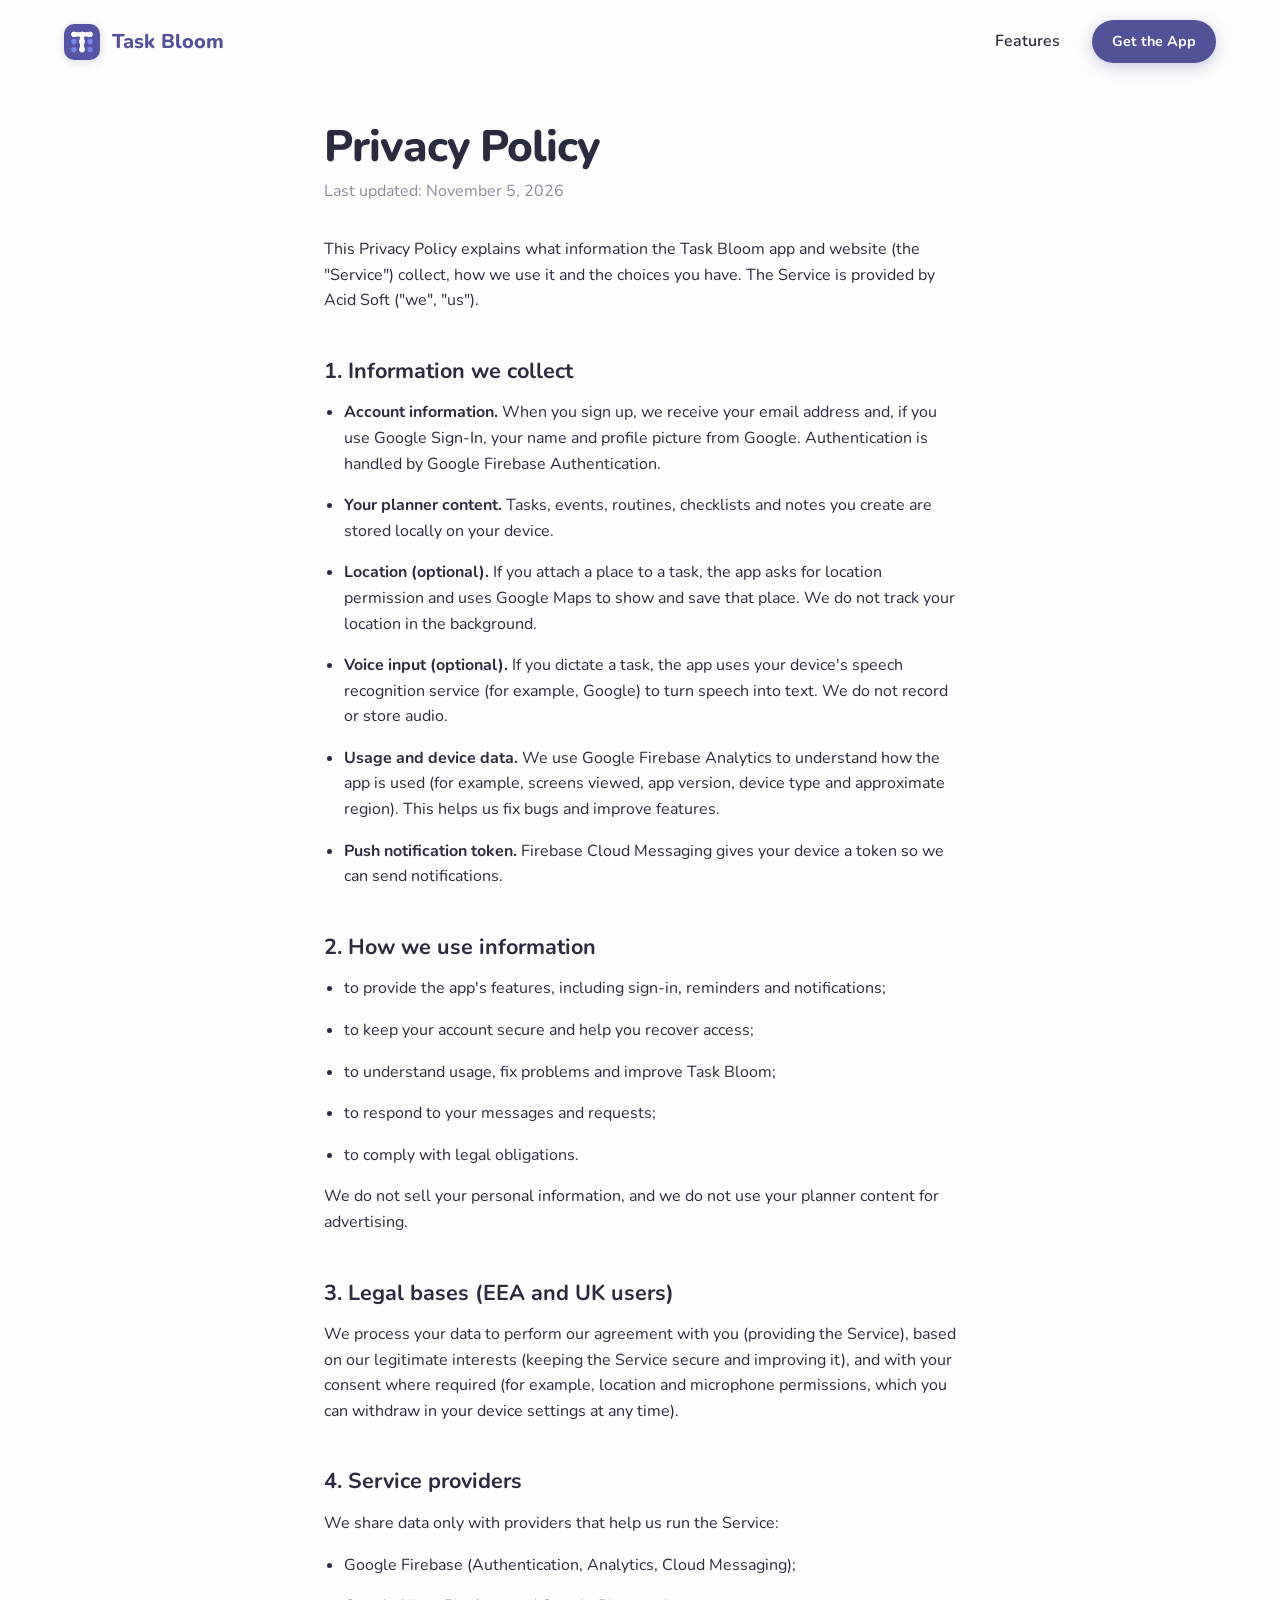
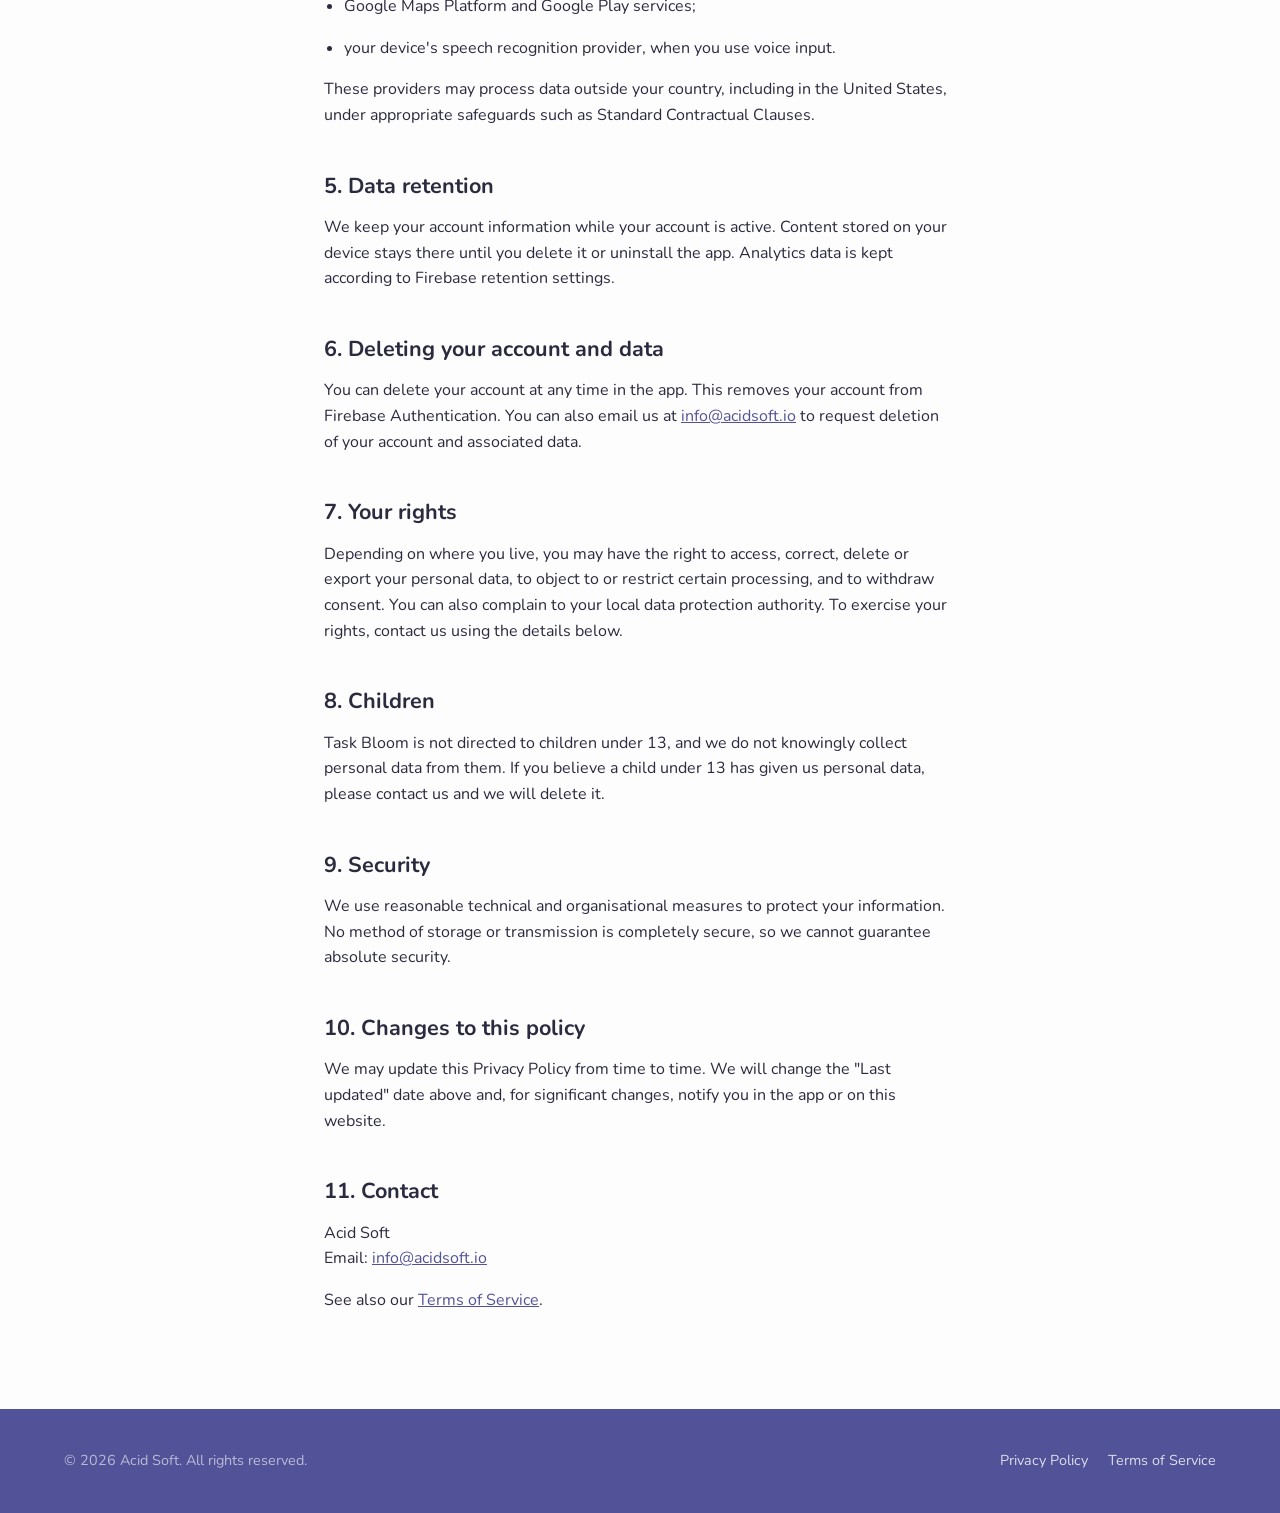
<file: privacy.html>
<!DOCTYPE html>
<html lang="en">
<head>
    <meta charset="UTF-8">
    <meta name="viewport" content="width=device-width, initial-scale=1.0">
    <title>Privacy Policy | Task Bloom</title>
    <meta name="description" content="Privacy Policy for the Task Bloom student planner app.">
    <link rel="icon" type="image/svg+xml" href="logo.svg">
    <link rel="preconnect" href="https://fonts.googleapis.com">
    <link rel="preconnect" href="https://fonts.gstatic.com" crossorigin>
    <link href="https://fonts.googleapis.com/css2?family=Nunito:wght@400;600;700;800&display=swap" rel="stylesheet">
    <link rel="stylesheet" href="style.css?v=3">
</head>
<body>

    <nav class="navbar">
        <a href="index.html" class="logo">
            <img src="logo.svg" alt="Task Bloom" class="app-icon-small-img">
            <span>Task Bloom</span>
        </a>
        <div class="nav-links">
            <a href="index.html#features">Features</a>
            <a href="https://play.google.com/store/apps/details?id=com.smartfamily.studentplanner" target="_blank" rel="noopener" class="btn btn-primary btn-small">Get the App</a>
        </div>
    </nav>

    <main class="legal">
        <h1>Privacy Policy</h1>
        <p class="legal-updated">Last updated: November 5, 2026</p>

        <p>This Privacy Policy explains what information the Task Bloom app and website (the "Service") collect, how we use it and the choices you have. The Service is provided by Acid Soft ("we", "us").</p>

        <h2>1. Information we collect</h2>
        <ul>
            <li><strong>Account information.</strong> When you sign up, we receive your email address and, if you use Google Sign-In, your name and profile picture from Google. Authentication is handled by Google Firebase Authentication.</li>
            <li><strong>Your planner content.</strong> Tasks, events, routines, checklists and notes you create are stored locally on your device.</li>
            <li><strong>Location (optional).</strong> If you attach a place to a task, the app asks for location permission and uses Google Maps to show and save that place. We do not track your location in the background.</li>
            <li><strong>Voice input (optional).</strong> If you dictate a task, the app uses your device's speech recognition service (for example, Google) to turn speech into text. We do not record or store audio.</li>
            <li><strong>Usage and device data.</strong> We use Google Firebase Analytics to understand how the app is used (for example, screens viewed, app version, device type and approximate region). This helps us fix bugs and improve features.</li>
            <li><strong>Push notification token.</strong> Firebase Cloud Messaging gives your device a token so we can send notifications.</li>
        </ul>

        <h2>2. How we use information</h2>
        <ul>
            <li>to provide the app's features, including sign-in, reminders and notifications;</li>
            <li>to keep your account secure and help you recover access;</li>
            <li>to understand usage, fix problems and improve Task Bloom;</li>
            <li>to respond to your messages and requests;</li>
            <li>to comply with legal obligations.</li>
        </ul>
        <p>We do not sell your personal information, and we do not use your planner content for advertising.</p>

        <h2>3. Legal bases (EEA and UK users)</h2>
        <p>We process your data to perform our agreement with you (providing the Service), based on our legitimate interests (keeping the Service secure and improving it), and with your consent where required (for example, location and microphone permissions, which you can withdraw in your device settings at any time).</p>

        <h2>4. Service providers</h2>
        <p>We share data only with providers that help us run the Service:</p>
        <ul>
            <li>Google Firebase (Authentication, Analytics, Cloud Messaging);</li>
            <li>Google Maps Platform and Google Play services;</li>
            <li>your device's speech recognition provider, when you use voice input.</li>
        </ul>
        <p>These providers may process data outside your country, including in the United States, under appropriate safeguards such as Standard Contractual Clauses.</p>

        <h2>5. Data retention</h2>
        <p>We keep your account information while your account is active. Content stored on your device stays there until you delete it or uninstall the app. Analytics data is kept according to Firebase retention settings.</p>

        <h2>6. Deleting your account and data</h2>
        <p>You can delete your account at any time in the app. This removes your account from Firebase Authentication. You can also email us at <a href="mailto:info@acidsoft.io">info@acidsoft.io</a> to request deletion of your account and associated data.</p>

        <h2>7. Your rights</h2>
        <p>Depending on where you live, you may have the right to access, correct, delete or export your personal data, to object to or restrict certain processing, and to withdraw consent. You can also complain to your local data protection authority. To exercise your rights, contact us using the details below.</p>

        <h2>8. Children</h2>
        <p>Task Bloom is not directed to children under 13, and we do not knowingly collect personal data from them. If you believe a child under 13 has given us personal data, please contact us and we will delete it.</p>

        <h2>9. Security</h2>
        <p>We use reasonable technical and organisational measures to protect your information. No method of storage or transmission is completely secure, so we cannot guarantee absolute security.</p>

        <h2>10. Changes to this policy</h2>
        <p>We may update this Privacy Policy from time to time. We will change the "Last updated" date above and, for significant changes, notify you in the app or on this website.</p>

        <h2>11. Contact</h2>
        <p>Acid Soft<br>Email: <a href="mailto:info@acidsoft.io">info@acidsoft.io</a></p>

        <p>See also our <a href="terms.html">Terms of Service</a>.</p>
    </main>

    <footer class="legal-footer">
        <div class="footer-bottom">
            <p>&copy; 2026 Acid Soft. All rights reserved.</p>
            <div class="footer-links">
                <a href="privacy.html">Privacy Policy</a>
                <a href="terms.html">Terms of Service</a>
            </div>
        </div>
    </footer>

</body>
</html>
</file>
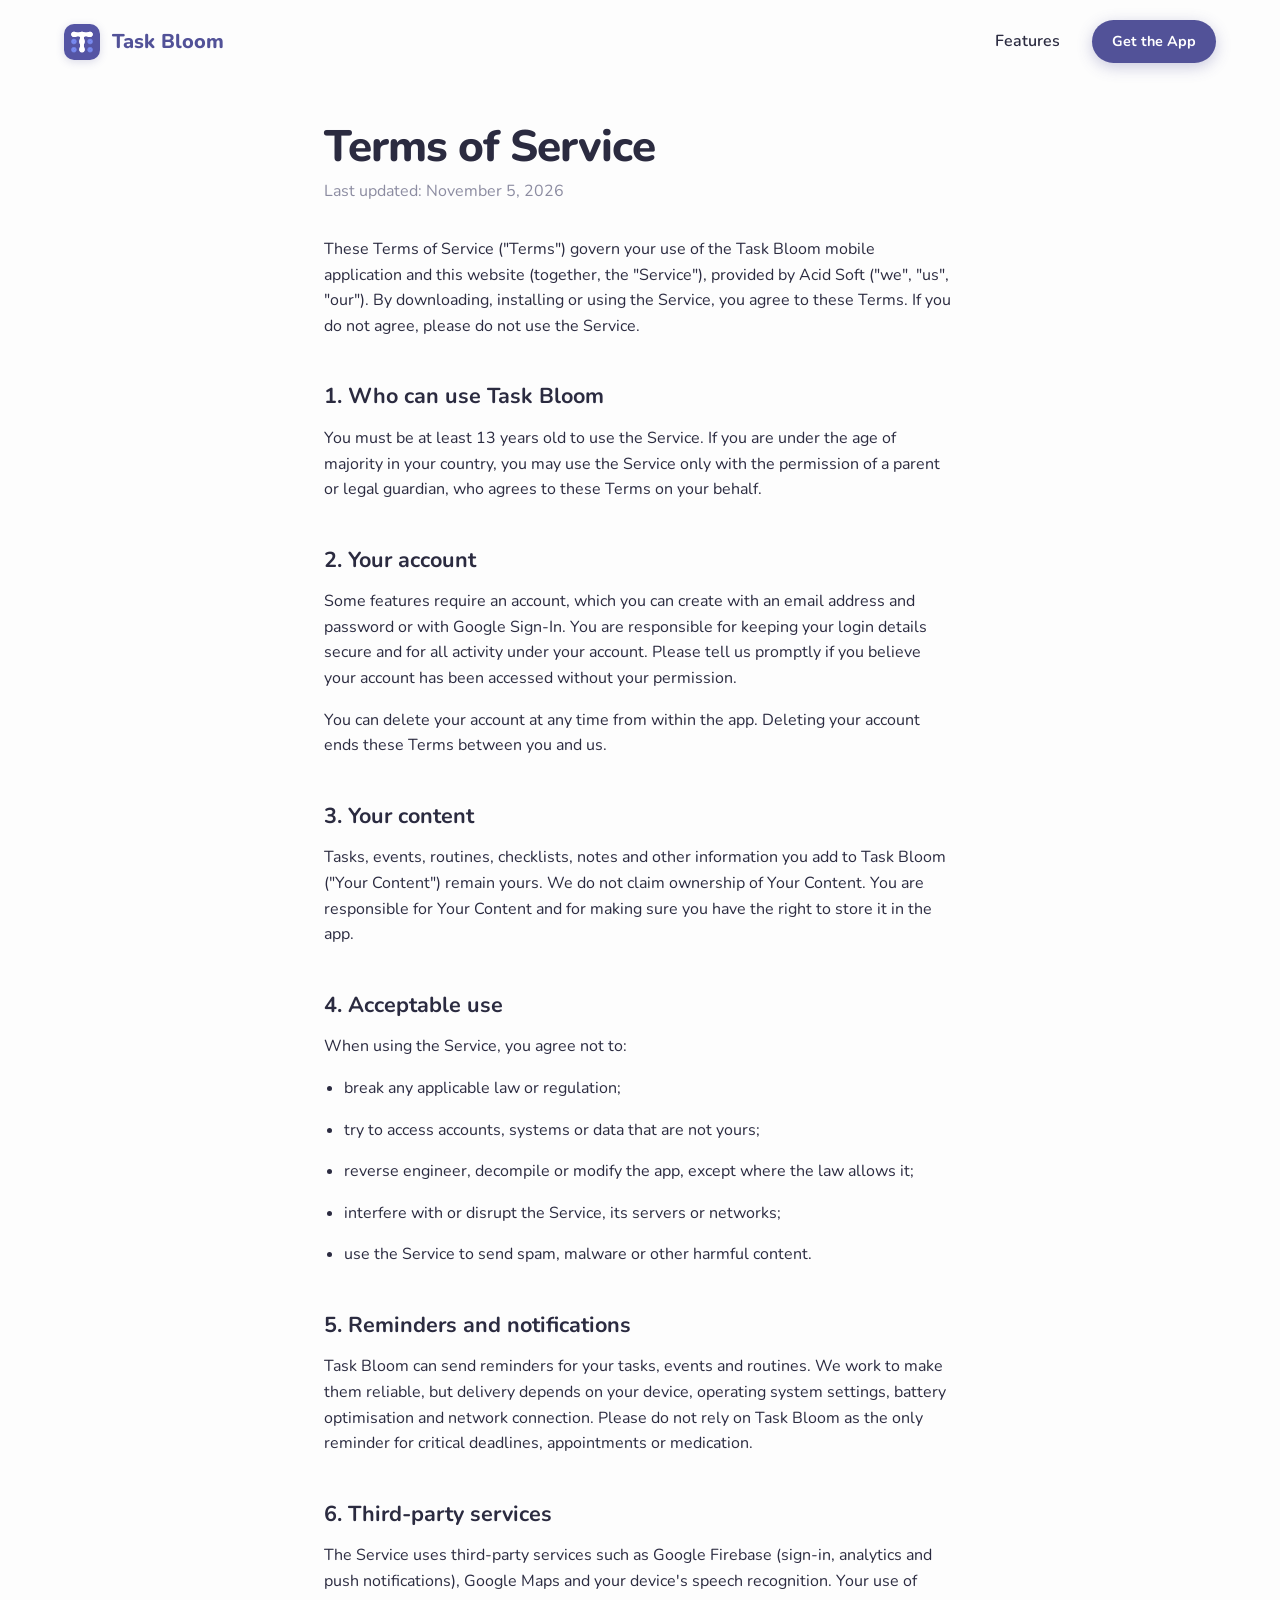
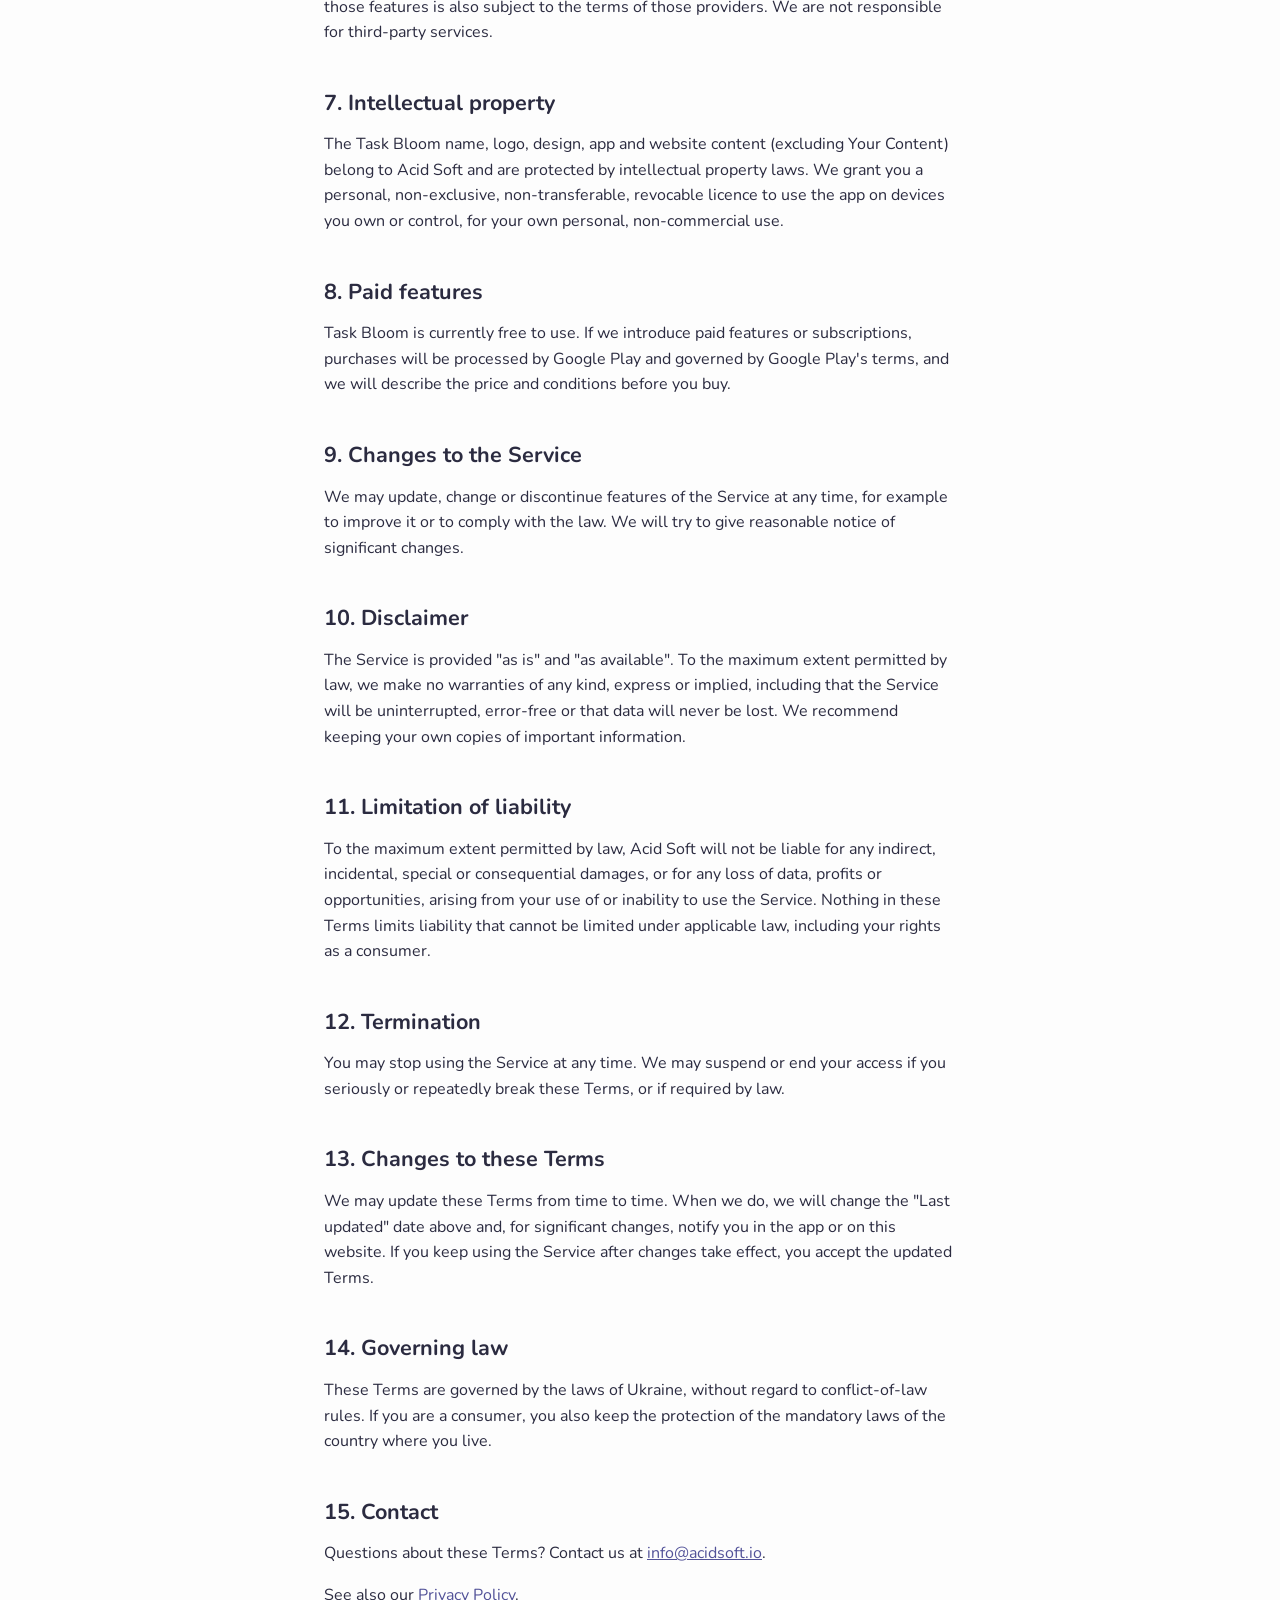
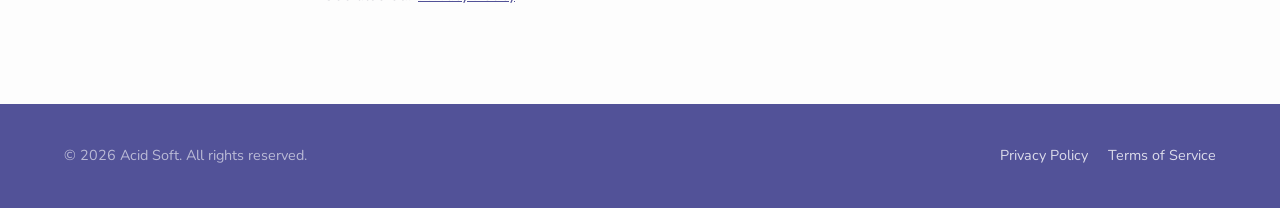
<file: terms.html>
<!DOCTYPE html>
<html lang="en">
<head>
    <meta charset="UTF-8">
    <meta name="viewport" content="width=device-width, initial-scale=1.0">
    <title>Terms of Service | Task Bloom</title>
    <meta name="description" content="Terms of Service for the Task Bloom student planner app.">
    <link rel="icon" type="image/svg+xml" href="logo.svg">
    <link rel="preconnect" href="https://fonts.googleapis.com">
    <link rel="preconnect" href="https://fonts.gstatic.com" crossorigin>
    <link href="https://fonts.googleapis.com/css2?family=Nunito:wght@400;600;700;800&display=swap" rel="stylesheet">
    <link rel="stylesheet" href="style.css?v=3">
</head>
<body>

    <nav class="navbar">
        <a href="index.html" class="logo">
            <img src="logo.svg" alt="Task Bloom" class="app-icon-small-img">
            <span>Task Bloom</span>
        </a>
        <div class="nav-links">
            <a href="index.html#features">Features</a>
            <a href="https://play.google.com/store/apps/details?id=com.smartfamily.studentplanner" target="_blank" rel="noopener" class="btn btn-primary btn-small">Get the App</a>
        </div>
    </nav>

    <main class="legal">
        <h1>Terms of Service</h1>
        <p class="legal-updated">Last updated: November 5, 2026</p>

        <p>These Terms of Service ("Terms") govern your use of the Task Bloom mobile application and this website (together, the "Service"), provided by Acid Soft ("we", "us", "our"). By downloading, installing or using the Service, you agree to these Terms. If you do not agree, please do not use the Service.</p>

        <h2>1. Who can use Task Bloom</h2>
        <p>You must be at least 13 years old to use the Service. If you are under the age of majority in your country, you may use the Service only with the permission of a parent or legal guardian, who agrees to these Terms on your behalf.</p>

        <h2>2. Your account</h2>
        <p>Some features require an account, which you can create with an email address and password or with Google Sign-In. You are responsible for keeping your login details secure and for all activity under your account. Please tell us promptly if you believe your account has been accessed without your permission.</p>
        <p>You can delete your account at any time from within the app. Deleting your account ends these Terms between you and us.</p>

        <h2>3. Your content</h2>
        <p>Tasks, events, routines, checklists, notes and other information you add to Task Bloom ("Your Content") remain yours. We do not claim ownership of Your Content. You are responsible for Your Content and for making sure you have the right to store it in the app.</p>

        <h2>4. Acceptable use</h2>
        <p>When using the Service, you agree not to:</p>
        <ul>
            <li>break any applicable law or regulation;</li>
            <li>try to access accounts, systems or data that are not yours;</li>
            <li>reverse engineer, decompile or modify the app, except where the law allows it;</li>
            <li>interfere with or disrupt the Service, its servers or networks;</li>
            <li>use the Service to send spam, malware or other harmful content.</li>
        </ul>

        <h2>5. Reminders and notifications</h2>
        <p>Task Bloom can send reminders for your tasks, events and routines. We work to make them reliable, but delivery depends on your device, operating system settings, battery optimisation and network connection. Please do not rely on Task Bloom as the only reminder for critical deadlines, appointments or medication.</p>

        <h2>6. Third-party services</h2>
        <p>The Service uses third-party services such as Google Firebase (sign-in, analytics and push notifications), Google Maps and your device's speech recognition. Your use of those features is also subject to the terms of those providers. We are not responsible for third-party services.</p>

        <h2>7. Intellectual property</h2>
        <p>The Task Bloom name, logo, design, app and website content (excluding Your Content) belong to Acid Soft and are protected by intellectual property laws. We grant you a personal, non-exclusive, non-transferable, revocable licence to use the app on devices you own or control, for your own personal, non-commercial use.</p>

        <h2>8. Paid features</h2>
        <p>Task Bloom is currently free to use. If we introduce paid features or subscriptions, purchases will be processed by Google Play and governed by Google Play's terms, and we will describe the price and conditions before you buy.</p>

        <h2>9. Changes to the Service</h2>
        <p>We may update, change or discontinue features of the Service at any time, for example to improve it or to comply with the law. We will try to give reasonable notice of significant changes.</p>

        <h2>10. Disclaimer</h2>
        <p>The Service is provided "as is" and "as available". To the maximum extent permitted by law, we make no warranties of any kind, express or implied, including that the Service will be uninterrupted, error-free or that data will never be lost. We recommend keeping your own copies of important information.</p>

        <h2>11. Limitation of liability</h2>
        <p>To the maximum extent permitted by law, Acid Soft will not be liable for any indirect, incidental, special or consequential damages, or for any loss of data, profits or opportunities, arising from your use of or inability to use the Service. Nothing in these Terms limits liability that cannot be limited under applicable law, including your rights as a consumer.</p>

        <h2>12. Termination</h2>
        <p>You may stop using the Service at any time. We may suspend or end your access if you seriously or repeatedly break these Terms, or if required by law.</p>

        <h2>13. Changes to these Terms</h2>
        <p>We may update these Terms from time to time. When we do, we will change the "Last updated" date above and, for significant changes, notify you in the app or on this website. If you keep using the Service after changes take effect, you accept the updated Terms.</p>

        <h2>14. Governing law</h2>
        <p>These Terms are governed by the laws of Ukraine, without regard to conflict-of-law rules. If you are a consumer, you also keep the protection of the mandatory laws of the country where you live.</p>

        <h2>15. Contact</h2>
        <p>Questions about these Terms? Contact us at <a href="mailto:info@acidsoft.io">info@acidsoft.io</a>.</p>

        <p>See also our <a href="privacy.html">Privacy Policy</a>.</p>
    </main>

    <footer class="legal-footer">
        <div class="footer-bottom">
            <p>&copy; 2026 Acid Soft. All rights reserved.</p>
            <div class="footer-links">
                <a href="privacy.html">Privacy Policy</a>
                <a href="terms.html">Terms of Service</a>
            </div>
        </div>
    </footer>

</body>
</html>
</file>
<file: style.css>
/* CSS Variables & Global Settings */
:root {
    --primary: #525298;
    --primary-light: #6a6ab5;
    --primary-dark: #3a3a70;
    --bg-light: #fdfdfd;
    --bg-alt: #f4f5f8;
    --text-main: #2b2b40;
    --text-muted: #8c8ca1;
    
    --pink: #ffb8d0;
    --blue: #a3c4f3;
    --yellow: #fde293;
    
    --priority-h: #e53935;
    --priority-m: #f6a11e;
    --priority-l: #4caf50;
    
    --radius-sm: 8px;
    --radius-md: 16px;
    --radius-lg: 24px;
    --radius-pill: 50px;
    
    --shadow-soft: 0 10px 30px rgba(82, 82, 152, 0.08);
    --shadow-float: 0 20px 40px rgba(82, 82, 152, 0.15);
    
    --transition: all 0.3s cubic-bezier(0.25, 0.8, 0.25, 1);
}

* {
    margin: 0;
    padding: 0;
    box-sizing: border-box;
}

html {
    scroll-behavior: smooth;
}

body {
    font-family: 'Nunito', sans-serif;
    color: var(--text-main);
    background-color: var(--bg-light);
    line-height: 1.6;
    overflow-x: hidden;
}

/* Typography */
h1 {
    font-size: clamp(2.5rem, 5vw, 4rem);
    font-weight: 800;
    line-height: 1.1;
    margin-bottom: 1.5rem;
    color: var(--text-main);
    letter-spacing: -1px;
}

h2 {
    font-size: clamp(2rem, 4vw, 3rem);
    font-weight: 700;
    margin-bottom: 1rem;
    color: var(--text-main);
}

h3 {
    font-size: 1.5rem;
    font-weight: 700;
    margin-bottom: 0.5rem;
}

p {
    font-size: 1.125rem;
    color: var(--text-muted);
    margin-bottom: 2rem;
}

.highlight {
    color: var(--primary);
    position: relative;
    display: inline-block;
}
.highlight::after {
    content: '';
    position: absolute;
    bottom: 5px;
    left: 0;
    width: 100%;
    height: 10px;
    background-color: var(--pink);
    opacity: 0.4;
    z-index: -1;
    border-radius: 10px;
}

/* Buttons */
.btn {
    display: inline-flex;
    align-items: center;
    justify-content: center;
    gap: 8px;
    padding: 14px 28px;
    border-radius: var(--radius-pill);
    font-weight: 700;
    font-size: 1rem;
    text-decoration: none;
    transition: var(--transition);
    cursor: pointer;
    border: none;
}

.btn-small {
    padding: 10px 20px;
    font-size: 0.9rem;
}

.btn-large {
    padding: 18px 36px;
    font-size: 1.125rem;
}

.btn-primary {
    background-color: var(--primary);
    color: white;
    box-shadow: 0 4px 15px rgba(82, 82, 152, 0.3);
}

.btn-primary:hover {
    background-color: var(--primary-dark);
    transform: translateY(-2px);
    box-shadow: 0 8px 25px rgba(82, 82, 152, 0.4);
}

.btn-secondary {
    background-color: white;
    color: var(--text-main);
    border: 1px solid #eaeaea;
    box-shadow: var(--shadow-soft);
}

.btn-secondary:hover {
    border-color: var(--primary-light);
    color: var(--primary);
    transform: translateY(-2px);
}

.cta-buttons {
    display: flex;
    gap: 16px;
    flex-wrap: wrap;
}
.cta-buttons.center {
    justify-content: center;
}

/* Navigation */
.navbar {
    display: flex;
    justify-content: space-between;
    align-items: center;
    padding: 20px 5%;
    max-width: 1400px;
    margin: 0 auto;
    position: relative;
    z-index: 100;
}

.logo {
    display: flex;
    align-items: center;
    gap: 12px;
    font-weight: 800;
    font-size: 1.25rem;
    color: var(--primary);
}

.app-icon-small {
    width: 36px;
    height: 36px;
    background-color: var(--primary);
    color: white;
    border-radius: 10px;
    display: flex;
    align-items: center;
    justify-content: center;
    font-size: 1.2rem;
    font-weight: 800;
}

.nav-links {
    display: flex;
    align-items: center;
    gap: 32px;
}

.nav-links a:not(.btn) {
    color: var(--text-main);
    text-decoration: none;
    font-weight: 600;
    transition: var(--transition);
}

.nav-links a:not(.btn):hover {
    color: var(--primary);
}

/* Hero Section */
.hero {
    display: grid;
    grid-template-columns: 1fr 1fr;
    gap: 40px;
    padding: 60px 5% 100px;
    max-width: 1400px;
    margin: 0 auto;
    align-items: center;
}

.hero-content {
    max-width: 600px;
}

.pill {
    display: inline-block;
    padding: 6px 16px;
    background-color: rgba(82, 82, 152, 0.1);
    color: var(--primary);
    border-radius: var(--radius-pill);
    font-size: 0.875rem;
    font-weight: 700;
    margin-bottom: 24px;
}

.social-proof {
    display: flex;
    align-items: center;
    gap: 16px;
    margin-top: 40px;
}

.avatars {
    display: flex;
}

.avatar {
    width: 40px;
    height: 40px;
    border-radius: 50%;
    border: 3px solid white;
    display: flex;
    align-items: center;
    justify-content: center;
    font-weight: 700;
    color: white;
    margin-left: -12px;
}
.avatar:first-child { margin-left: 0; background: var(--pink); }
.avatar:nth-child(2) { background: var(--blue); }
.avatar:nth-child(3) { background: var(--primary-light); }

.social-proof span {
    font-size: 0.9rem;
    font-weight: 600;
    color: var(--text-muted);
}

/* Hero Visual & Phone Mockup */
.hero-visual {
    position: relative;
    display: flex;
    justify-content: center;
    align-items: center;
}

.phone-mockup {
    width: 320px;
    height: 650px;
    background-color: #fff;
    border-radius: 40px;
    box-shadow: var(--shadow-float);
    border: 8px solid #f0f0f0;
    position: relative;
    overflow: hidden;
    animation: float 6s ease-in-out infinite;
}

@keyframes float {
    0% { transform: translateY(0); }
    50% { transform: translateY(-15px); }
    100% { transform: translateY(0); }
}

.phone-screen {
    width: 100%;
    height: 100%;
    background-color: #fbfbfd;
    position: relative;
    display: flex;
    flex-direction: column;
}

/* Mockup UI Elements */
.app-header {
    display: flex;
    justify-content: space-between;
    align-items: center;
    padding: 24px 20px 10px;
}

.user-avatar, .settings-btn {
    width: 40px;
    height: 40px;
    border-radius: 50%;
    border: 1px solid #eaeaea;
    display: flex;
    align-items: center;
    justify-content: center;
    color: var(--text-main);
}

.date-selector {
    display: flex;
    align-items: center;
    gap: 12px;
}
.current-date {
    display: flex;
    flex-direction: column;
    align-items: center;
    line-height: 1.2;
}
.current-date .day {
    font-size: 0.7rem;
    color: var(--text-muted);
}
.current-date strong {
    font-size: 0.9rem;
}

.greeting-section {
    padding: 10px 20px 20px;
    position: relative;
}
.greeting-section h2 {
    font-size: 1.8rem;
    color: var(--primary);
    margin: 0;
    letter-spacing: -0.5px;
}
.greeting-section p {
    font-size: 0.9rem;
    margin: 0;
}
.dot { position: absolute; border-radius: 50%; }
.dot-yellow { width: 8px; height: 8px; background: var(--yellow); top: 10px; right: 80px; }
.dot-blue { width: 12px; height: 12px; background: var(--blue); top: 30px; right: 40px; }
.dot-pink { width: 6px; height: 6px; background: var(--pink); bottom: 10px; right: 50px; }
.dot-pink-small { width: 4px; height: 4px; background: var(--pink); top: 40px; left: 10px; }

.tabs {
    display: flex;
    gap: 12px;
    padding: 0 20px;
    margin-bottom: 20px;
    overflow-x: hidden;
    align-items: center;
}
.tab {
    padding: 8px 16px;
    border-radius: var(--radius-pill);
    font-size: 0.8rem;
    font-weight: 600;
    color: var(--text-muted);
    white-space: nowrap;
}
.tab.active {
    background-color: var(--primary);
    color: white;
}
.trash-btn {
    margin-left: auto;
    width: 32px;
    height: 32px;
    border-radius: 50%;
    border: 1px solid #eaeaea;
    display: flex;
    align-items: center;
    justify-content: center;
}

.task-list {
    flex: 1;
    padding: 0 20px;
    display: flex;
    flex-direction: column;
    gap: 12px;
}
.task-card {
    background: white;
    border-radius: var(--radius-md);
    padding: 16px;
    display: flex;
    align-items: center;
    gap: 12px;
    border: 1px solid rgba(82, 82, 152, 0.05);
    box-shadow: 0 4px 10px rgba(0,0,0,0.02);
}
.checkbox {
    width: 20px;
    height: 20px;
    border-radius: 6px;
    border: 2px solid #ddd;
    display: flex;
    align-items: center;
    justify-content: center;
    color: white;
    font-size: 12px;
}
.checkbox.checked {
    background-color: var(--primary-light);
    border-color: var(--primary-light);
}
.task-info {
    flex: 1;
}
.task-info .category {
    font-size: 0.65rem;
    color: var(--text-muted);
    display: block;
    margin-bottom: 2px;
}
.task-info h4 {
    font-size: 0.9rem;
    font-weight: 700;
    color: var(--primary-dark);
    margin-bottom: 2px;
}
.task-info .date {
    font-size: 0.7rem;
    color: #aaa;
}
.task-meta {
    display: flex;
    flex-direction: column;
    align-items: flex-end;
    gap: 8px;
    color: var(--text-muted);
}
.priority {
    width: 20px;
    height: 20px;
    border-radius: 4px;
    display: flex;
    align-items: center;
    justify-content: center;
    font-size: 0.6rem;
    font-weight: 800;
    color: white;
}
.priority-high { background-color: var(--priority-h); }
.priority-medium { background-color: var(--priority-m); }
.priority-low { background-color: var(--priority-l); }

.bottom-nav {
    background: white;
    border-top: 1px solid #f0f0f0;
    display: flex;
    justify-content: space-around;
    align-items: center;
    padding: 15px 10px 25px;
    border-radius: 30px 30px 0 0;
    position: relative;
}
.nav-item {
    font-size: 1.5rem;
    color: var(--text-muted);
}
.nav-item.active {
    color: var(--primary);
}
.fab {
    width: 56px;
    height: 56px;
    background-color: var(--primary);
    border-radius: 50%;
    color: white;
    display: flex;
    align-items: center;
    justify-content: center;
    font-size: 1.5rem;
    box-shadow: 0 8px 20px rgba(82, 82, 152, 0.4);
    transform: translateY(-20px);
    border: 4px solid #fbfbfd;
}

/* Floating Badges */
.floating-badge {
    position: absolute;
    background: rgba(255, 255, 255, 0.9);
    backdrop-filter: blur(10px);
    padding: 12px 20px;
    border-radius: var(--radius-lg);
    display: flex;
    align-items: center;
    gap: 12px;
    box-shadow: var(--shadow-float);
    font-weight: 700;
    font-size: 0.9rem;
    border: 1px solid rgba(255,255,255,0.5);
    z-index: 10;
}
.badge-1 {
    top: 20%;
    left: -60px;
    animation: float 7s ease-in-out infinite 1s;
}
.badge-2 {
    bottom: 25%;
    right: -40px;
    animation: float 5s ease-in-out infinite 2s;
}
.icon-circle {
    width: 32px;
    height: 32px;
    background: var(--primary-light);
    color: white;
    border-radius: 50%;
    display: flex;
    align-items: center;
    justify-content: center;
}

/* Features Section */
.features {
    padding: 100px 5%;
    background-color: var(--bg-alt);
    text-align: center;
}

.section-header {
    max-width: 600px;
    margin: 0 auto 60px;
}

.feature-grid {
    display: grid;
    grid-template-columns: repeat(auto-fit, minmax(300px, 1fr));
    gap: 30px;
    max-width: 1200px;
    margin: 0 auto;
}

.feature-card {
    background: white;
    padding: 40px 30px;
    border-radius: var(--radius-lg);
    box-shadow: var(--shadow-soft);
    transition: var(--transition);
    text-align: left;
}

.feature-card:hover {
    transform: translateY(-10px);
    box-shadow: var(--shadow-float);
}

.feature-icon {
    width: 60px;
    height: 60px;
    background: rgba(82, 82, 152, 0.1);
    color: var(--primary);
    border-radius: 16px;
    display: flex;
    align-items: center;
    justify-content: center;
    font-size: 2rem;
    margin-bottom: 24px;
}

/* Footer */
footer {
    background-color: var(--primary);
    color: white;
    padding: 80px 5% 40px;
    text-align: center;
}

.footer-content {
    max-width: 800px;
    margin: 0 auto 80px;
}

.app-icon-large {
    width: 100px;
    height: 100px;
    background-color: white;
    border-radius: 24px;
    margin: 0 auto 30px;
    display: flex;
    align-items: center;
    justify-content: center;
    position: relative;
}
.app-icon-large span {
    font-size: 4rem;
    font-weight: 900;
    color: var(--primary);
    font-family: sans-serif;
}
.app-icon-large i {
    position: absolute;
    color: var(--primary-light);
    font-size: 1rem;
}
.mark-1 { top: 20px; left: 15px; }
.mark-2 { top: 20px; right: 15px; }
.mark-3 { bottom: 20px; left: 15px; }
.mark-4 { bottom: 20px; right: 15px; }

.footer-content h2 {
    color: white;
    margin-bottom: 20px;
}
.footer-content p {
    color: rgba(255,255,255,0.8);
}
.footer-content .btn-primary {
    background-color: white;
    color: var(--primary);
}
.footer-content .btn-primary:hover {
    background-color: var(--bg-alt);
}

.footer-bottom {
    border-top: 1px solid rgba(255,255,255,0.1);
    padding-top: 30px;
    display: flex;
    justify-content: space-between;
    align-items: center;
    max-width: 1200px;
    margin: 0 auto;
}
.footer-bottom p {
    margin: 0;
    font-size: 0.9rem;
    color: rgba(255,255,255,0.6);
}
.footer-links {
    display: flex;
    gap: 20px;
}
.footer-links a {
    color: rgba(255,255,255,0.8);
    text-decoration: none;
    font-size: 0.9rem;
    transition: var(--transition);
}
.footer-links a:hover {
    color: white;
}

.app-icon-large-img {
    width: 100px;
    height: 100px;
    border-radius: 24px;
    margin: 0 auto 30px;
    display: block;
    box-shadow: var(--shadow-soft);
}

.app-icon-small-img {
    width: 36px;
    height: 36px;
    border-radius: 10px;
    display: block;
    box-shadow: 0 2px 8px rgba(82, 82, 152, 0.2);
}

/* Responsive */
@media (max-width: 992px) {
    .hero {
        grid-template-columns: 1fr;
        text-align: center;
    }
    .hero-content {
        margin: 0 auto;
    }
    .cta-buttons {
        justify-content: center;
    }
    .social-proof {
        justify-content: center;
    }
    .floating-badge {
        display: none;
    }
}

@media (max-width: 768px) {
    h1 {
        font-size: 2.5rem;
    }
    .nav-links a:not(.btn) {
        display: none;
    }
    .footer-bottom {
        flex-direction: column;
        gap: 20px;
    }
}

/* Legal pages (Terms of Service, Privacy Policy) */
a.logo {
    text-decoration: none;
}

.legal {
    max-width: 760px;
    margin: 0 auto;
    padding: 40px 5% 80px;
}

.legal h1 {
    font-size: clamp(2rem, 4vw, 2.75rem);
    margin-bottom: 0.5rem;
}

.legal h2 {
    font-size: 1.35rem;
    margin: 2.5rem 0 0.75rem;
}

.legal p,
.legal li {
    font-size: 1rem;
    color: var(--text-main);
    margin-bottom: 1rem;
}

.legal ul {
    padding-left: 1.25rem;
    margin-bottom: 1rem;
}

.legal a {
    color: var(--primary);
}

.legal .legal-updated {
    color: var(--text-muted);
    margin-bottom: 2rem;
}

.legal .todo {
    background: var(--yellow);
    border-radius: 4px;
    padding: 0 4px;
}

.legal-footer {
    padding: 40px 5%;
}

.legal-footer .footer-bottom {
    border-top: none;
    padding-top: 0;
}
</file>
